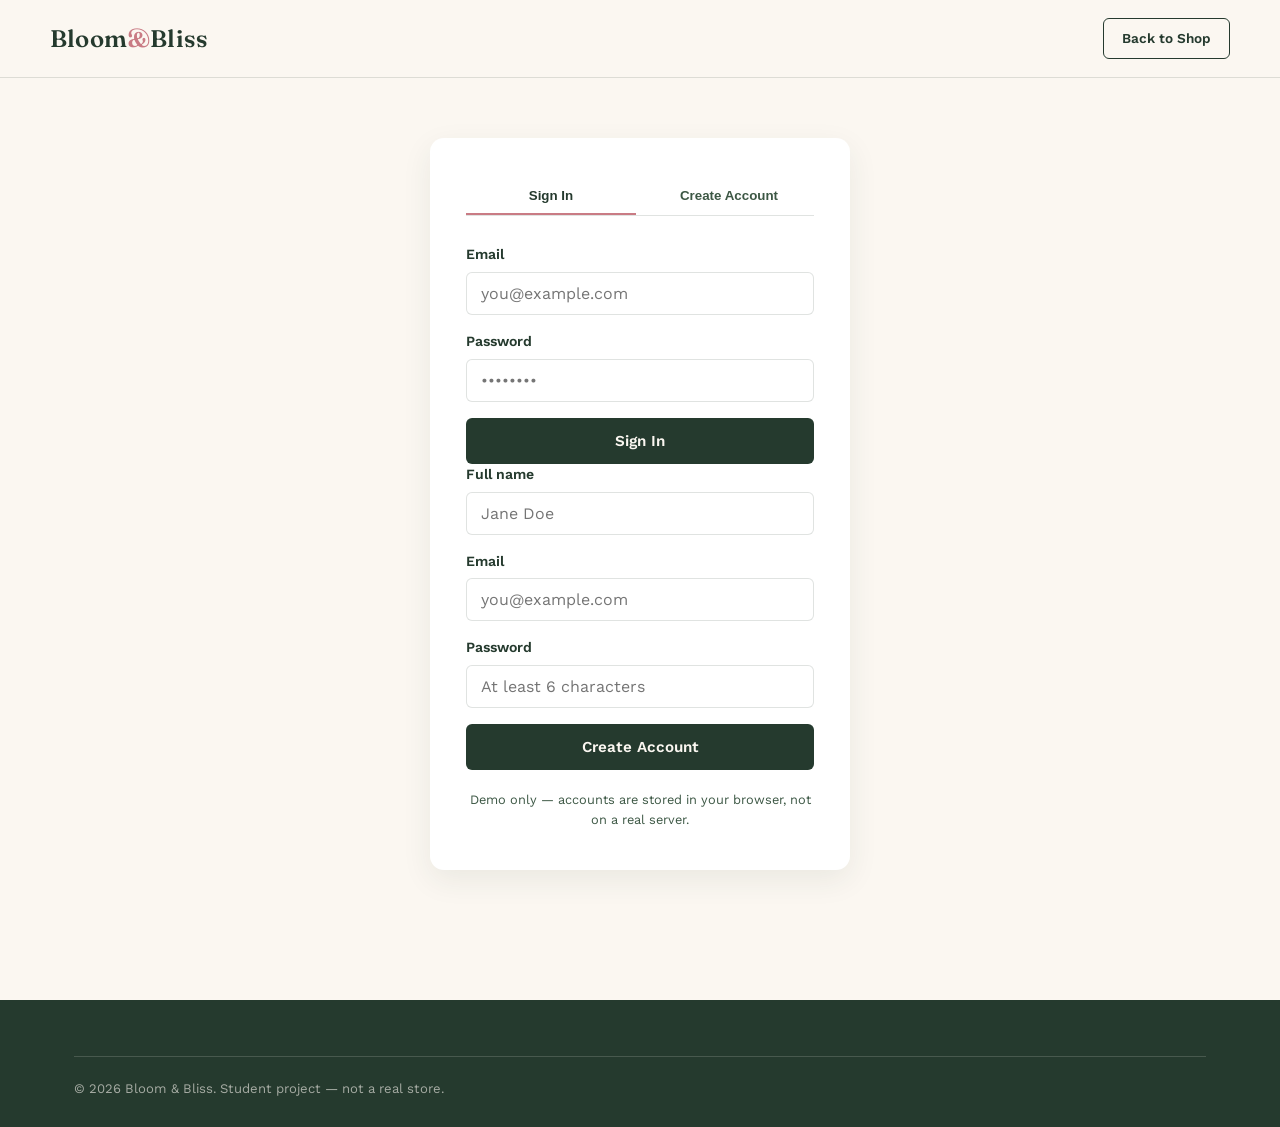
<file: checkout.html>
<!DOCTYPE html>
<html lang="en">
<head>
<meta charset="UTF-8">
<meta name="viewport" content="width=device-width, initial-scale=1.0">
<meta name="color-scheme" content="light">
<title>Checkout — Bloom & Bliss</title>
<link rel="preconnect" href="https://fonts.googleapis.com">
<link href="https://fonts.googleapis.com/css2?family=Fraunces:opsz,wght@9..144,500;9..144,600;9..144,700&family=Work+Sans:wght@400;500;600;700&display=swap" rel="stylesheet">
<link rel="stylesheet" href="css/styles.css">
</head>
<body>

<header class="site-header">
  <nav class="nav container">
    <a href="index.html" class="logo">Bloom<span>&amp;</span>Bliss</a>
    <div class="nav-actions">
      <span id="authSlot"></span>
      <a href="products.html" class="btn btn--outline btn--small">Back to Shop</a>
    </div>
  </nav>
</header>

<main>
  <section class="checkout-section container">

    <div id="checkoutView">
      <h1>Checkout</h1>
      <div class="checkout-grid">
        <form id="checkoutForm" class="checkout-form">
          <h2>Shipping details</h2>
          <label>Full name <input type="text" id="shipName" required></label>
          <label>Address <input type="text" id="shipAddress" required></label>
          <div class="form-row">
            <label>City <input type="text" id="shipCity" required></label>
            <label>ZIP code <input type="text" id="shipZip" required></label>
          </div>
          <label>Phone <input type="tel" id="shipPhone" required></label>

          <h2>Payment</h2>
          <label>Name on card <input type="text" id="cardName" required></label>
          <label>Card number <input type="text" id="cardNumber" required maxlength="19" placeholder="1234 5678 9012 3456"></label>
          <div class="form-row">
            <label>Expiry <input type="text" id="cardExpiry" required maxlength="5" placeholder="MM/YY"></label>
            <label>CVV <input type="text" id="cardCvv" required maxlength="4" placeholder="123"></label>
          </div>
          <p class="auth-error" id="checkoutError" hidden></p>
          <button type="submit" class="btn btn--primary btn--block" id="placeOrderBtn">Place Order</button>
        </form>

        <aside class="order-summary">
          <h2>Order Summary</h2>
          <ul id="summaryItems"></ul>
          <div class="order-total"><span>Total</span><span id="summaryTotal">$0.00</span></div>
        </aside>
      </div>
    </div>

    <div id="confirmView" class="confirm-view" hidden>
      <h1>Thank you!</h1>
      <p>Your order <strong id="orderNumber"></strong> has been placed.</p>
      <p class="auth-note" style="margin-top:-8px;">(This is a demo — no real payment was processed.)</p>
      <a href="products.html" class="btn btn--primary">Continue Shopping</a>
    </div>

  </section>
</main>

<footer class="site-footer">
  <div class="container">
    <div class="footer-bottom">
      <span>&copy; 2026 Bloom &amp; Bliss. Student project — not a real store.</span>
    </div>
  </div>
</footer>

<script src="js/config.js"></script>
<script src="js/products.js"></script>
<script src="js/cart.js"></script>
<script src="js/auth.js"></script>
<script src="js/main.js"></script>
<script>
 document.addEventListener("DOMContentLoaded", async () => {
  if (!getCurrentUser()) {
    window.location.href = "login.html?redirect=checkout.html";
    return;
  }
  const summaryItems = document.getElementById("summaryItems");
  const summaryTotal = document.getElementById("summaryTotal");
  const cart = await readCart();

  if (cart.length === 0) {
    summaryItems.innerHTML = `<li>Your cart is empty. <a href="products.html">Go pick a bouquet</a>.</li>`;
    document.getElementById("placeOrderBtn").disabled = true;
  } else {
    summaryItems.innerHTML = cart.map((item) => {
      const p = getProductById(item.id);
      return `<li><span>${p.name} × ${item.qty}</span><span>${formatPrice(p.price * item.qty)}</span></li>`;
    }).join("");
  }
  summaryTotal.textContent = formatPrice(await cartTotalPrice());

  document.getElementById("checkoutForm").addEventListener("submit", async (e) => {
    e.preventDefault();
    const shipping = {
      name: document.getElementById("shipName").value,
      address: document.getElementById("shipAddress").value,
      city: document.getElementById("shipCity").value,
      zip: document.getElementById("shipZip").value,
      phone: document.getElementById("shipPhone").value,
    };
    try {
      const data = await apiRequest("/orders", { method: "POST", body: JSON.stringify({ shipping }) });
      document.getElementById("orderNumber").textContent = "BB-" + data.order.id;
      document.getElementById("checkoutView").hidden = true;
      document.getElementById("confirmView").hidden = false;
      await updateCartCount();
    } catch (err) {
      document.getElementById("checkoutError").textContent = err.message;
      document.getElementById("checkoutError").hidden = false;
    }
  });
});
</script>
</body>
</html>
</file>
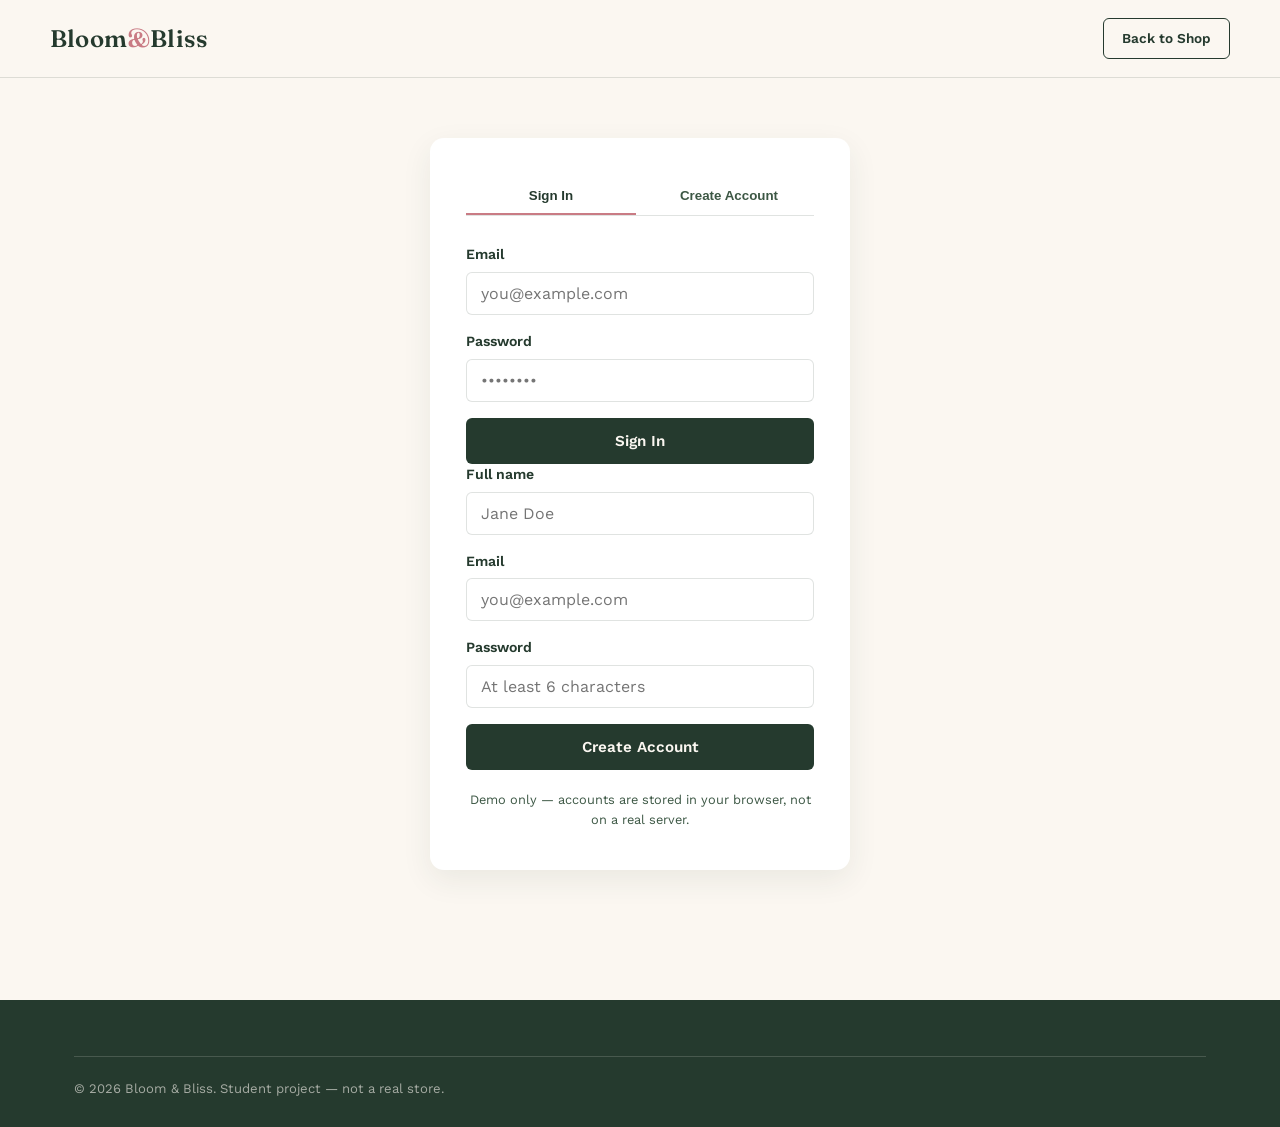
<file: login.html>
<!DOCTYPE html>
<html lang="en">
<head>
<meta charset="UTF-8">
<meta name="viewport" content="width=device-width, initial-scale=1.0">
<meta name="color-scheme" content="light">
<title>Sign In — Bloom & Bliss</title>
<link rel="preconnect" href="https://fonts.googleapis.com">
<link href="https://fonts.googleapis.com/css2?family=Fraunces:opsz,wght@9..144,500;9..144,600;9..144,700&family=Work+Sans:wght@400;500;600;700&display=swap" rel="stylesheet">
<link rel="stylesheet" href="css/styles.css">
</head>
<body>

<header class="site-header">
  <nav class="nav container">
    <a href="index.html" class="logo">Bloom<span>&amp;</span>Bliss</a>
    <div class="nav-actions">
      <a href="products.html" class="btn btn--outline btn--small">Back to Shop</a>
    </div>
  </nav>
</header>

<main>
  <section class="auth-section container">
    <div class="auth-card">
      <div class="auth-tabs">
        <button type="button" class="auth-tab is-active" id="tabSignIn">Sign In</button>
        <button type="button" class="auth-tab" id="tabSignUp">Create Account</button>
      </div>

      <!-- Sign In form -->
      <form id="signInForm" class="auth-form">
        <label>Email
          <input type="email" id="signInEmail" required placeholder="you@example.com">
        </label>
        <label>Password
          <input type="password" id="signInPassword" required minlength="6" placeholder="••••••••">
        </label>
        <p class="auth-error" id="signInError" hidden></p>
        <button type="submit" class="btn btn--primary btn--block">Sign In</button>
      </form>

      <!-- Sign Up form -->
      <form id="signUpForm" class="auth-form" hidden>
        <label>Full name
          <input type="text" id="signUpName" required placeholder="Jane Doe">
        </label>
        <label>Email
          <input type="email" id="signUpEmail" required placeholder="you@example.com">
        </label>
        <label>Password
          <input type="password" id="signUpPassword" required minlength="6" placeholder="At least 6 characters">
        </label>
        <p class="auth-error" id="signUpError" hidden></p>
        <button type="submit" class="btn btn--primary btn--block">Create Account</button>
      </form>

      <p class="auth-note">Demo only — accounts are stored in your browser, not on a real server.</p>
    </div>
  </section>
</main>

<footer class="site-footer">
  <div class="container">
    <div class="footer-bottom">
      <span>&copy; 2026 Bloom &amp; Bliss. Student project — not a real store.</span>
    </div>
  </div>
</footer>

<script src="js/config.js"></script>
<script src="js/products.js"></script>
<script src="js/cart.js"></script>
<script src="js/auth.js"></script>
<script src="js/main.js"></script>
</body>
</html>
</file>
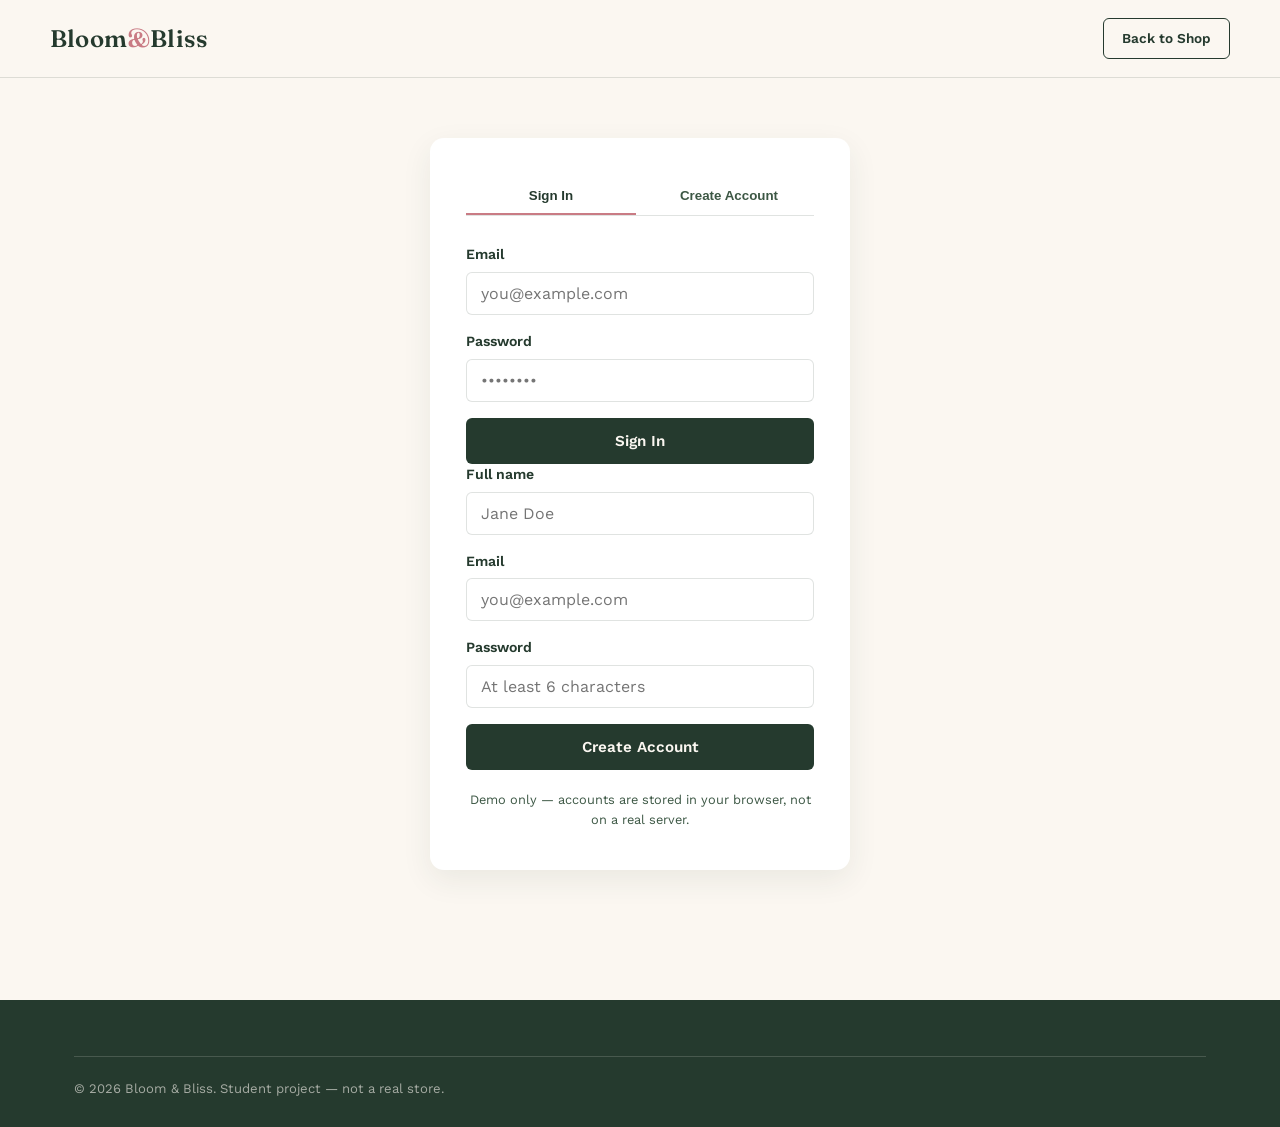
<file: orders.html>
<!DOCTYPE html>
<html lang="en">
<head>
<meta charset="UTF-8">
<meta name="viewport" content="width=device-width, initial-scale=1.0">
<meta name="color-scheme" content="light">
<title>My Orders — Bloom & Bliss</title>
<link rel="preconnect" href="https://fonts.googleapis.com">
<link href="https://fonts.googleapis.com/css2?family=Fraunces:opsz,wght@9..144,500;9..144,600;9..144,700&family=Work+Sans:wght@400;500;600;700&display=swap" rel="stylesheet">
<link rel="stylesheet" href="css/styles.css">
</head>
<body>

<header class="site-header">
  <nav class="nav container">
    <a href="index.html" class="logo">Bloom<span>&amp;</span>Bliss</a>
    <button class="nav-toggle" id="navToggle" aria-label="Toggle menu" aria-expanded="false">
      <span></span><span></span><span></span>
    </button>
    <ul class="nav-links" id="navLinks">
      <li><a href="index.html">Home</a></li>
      <li><a href="products.html">Shop Bouquets</a></li>
      <li><a href="orders.html" aria-current="page">My Orders</a></li>
      <li><a href="orders.html">My Orders</a></li>
    </ul>
    <div class="nav-actions">
      <span id="authSlot"></span>
      <button class="cart-toggle" id="cartToggle" aria-label="Open cart">
        <svg viewBox="0 0 24 24" fill="none" stroke="currentColor" stroke-width="1.8"><circle cx="9" cy="20" r="1.4" fill="currentColor" stroke="none"/><circle cx="18" cy="20" r="1.4" fill="currentColor" stroke="none"/><path d="M2.5 3h2l2.2 12.2a2 2 0 0 0 2 1.65h8.1a2 2 0 0 0 1.97-1.63L20.5 7.5H6.1"/></svg>
        <span class="cart-count" id="cartCountBadge" data-cart-count>0</span>
      </button>
    </div>
  </nav>
</header>

<main>
  <section class="page-intro container">
    <h1>My Orders</h1>
    <p>Every order you've placed with Bloom &amp; Bliss, most recent first.</p>
  </section>

  <section class="section" style="padding-top:0;">
    <div class="container">
      <div id="ordersList"></div>
    </div>
  </section>
</main>

<footer class="site-footer">
  <div class="container">
    <div class="footer-bottom">
      <span>&copy; 2026 Bloom &amp; Bliss. Student project — not a real store.</span>
    </div>
  </div>
</footer>

<div class="cart-overlay" id="cartOverlay"></div>
<aside class="cart-drawer" id="cartDrawer" aria-hidden="true" aria-label="Shopping cart">
  <div class="cart-drawer__header">
    <h2>Your Cart</h2>
    <button class="cart-drawer__close" id="cartClose" aria-label="Close cart">&times;</button>
  </div>
  <ul class="cart-drawer__items" id="cartItems"></ul>
  <p class="cart-empty" id="cartEmpty">Your cart is empty. Start with something beautiful.</p>
  <div class="cart-drawer__footer">
    <div class="cart-drawer__total"><span>Total</span><span id="cartTotal">$0.00</span></div>
    <a href="checkout.html" class="btn btn--primary btn--block" style="margin-bottom:10px;">Checkout</a>
    <a href="products.html" class="btn btn--outline btn--block">Continue Browsing</a>
  </div>
</aside>

<script src="js/config.js"></script>
<script src="js/products.js"></script>
<script src="js/cart.js"></script>
<script src="js/auth.js"></script>
<script src="js/main.js"></script>
<script>
  document.addEventListener("DOMContentLoaded", async () => {
    if (!getCurrentUser()) {
      window.location.href = "login.html?redirect=orders.html";
      return;
    }
    const listEl = document.getElementById("ordersList");
    try {
      const data = await apiRequest("/orders");
      const orders = data.orders || [];
      if (orders.length === 0) {
        listEl.innerHTML = `<p>You haven't placed any orders yet. <a href="products.html">Go pick a bouquet</a>.</p>`;
        return;
      }
      listEl.innerHTML = orders.map((order) => {
        const items = (order.items || []).map((item) => {
          const p = getProductById(item.productId);
          const name = p ? p.name : `Product #${item.productId}`;
          return `<li><span>${name} × ${item.quantity}</span><span>${formatPrice((p ? p.price : 0) * item.quantity)}</span></li>`;
        }).join("");
        const date = order.createdAt ? new Date(order.createdAt).toLocaleDateString() : "";
        return `
          <div class="order-summary" style="margin-bottom:24px;">
            <div style="display:flex; justify-content:space-between; align-items:baseline;">
              <h2 style="margin:0;">Order BB-${order.id}</h2>
              <span style="color:var(--forest-light); font-size:0.9rem;">${date}</span>
            </div>
            <ul style="margin-top:14px;">${items}</ul>
            <div class="order-total"><span>Total</span><span>${formatPrice(order.total || 0)}</span></div>
          </div>`;
      }).join("");
    } catch (err) {
      listEl.innerHTML = `<p>Could not load your orders: ${err.message}</p>`;
    }
  });
</script>
</body>
</html>
</file>
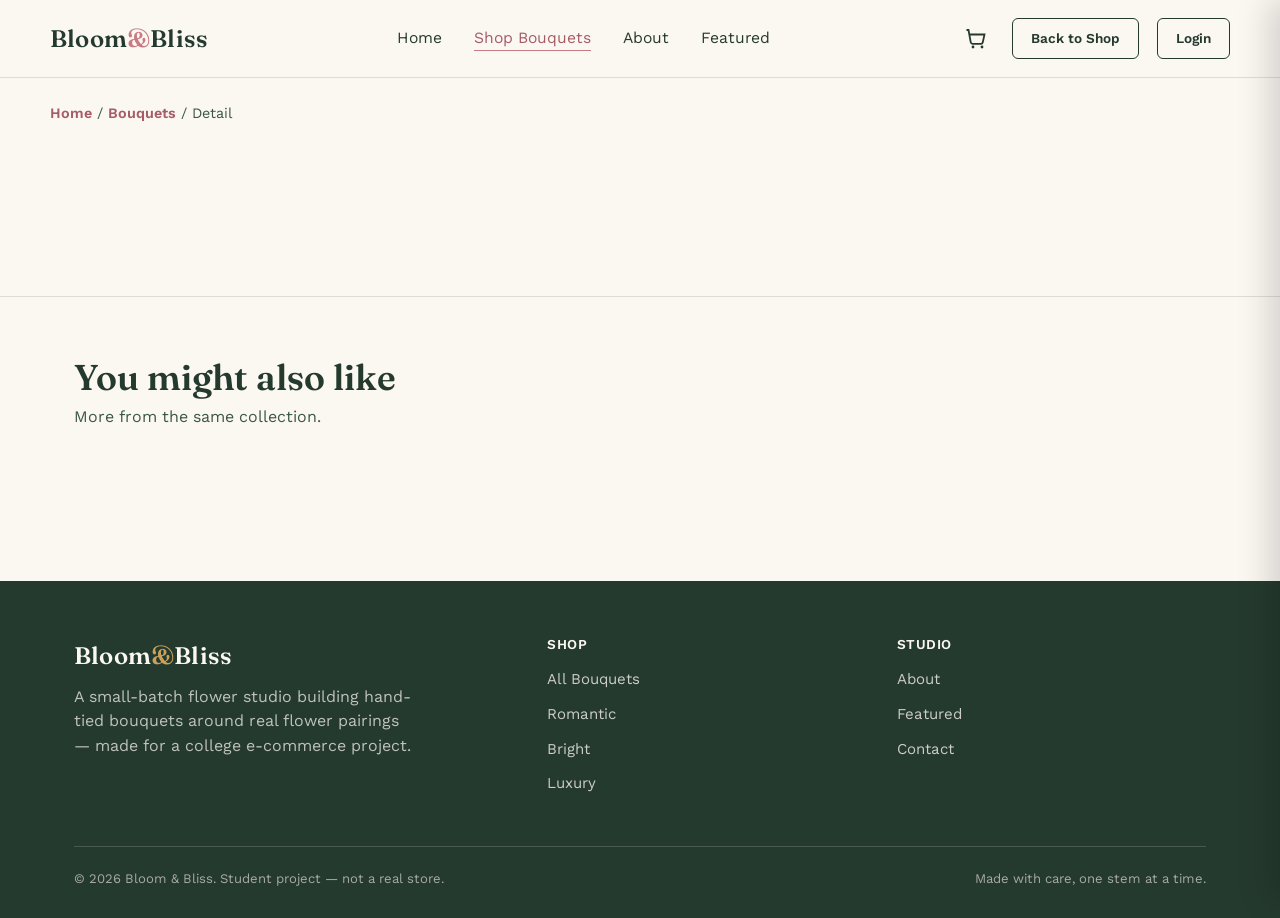
<file: product.html>
<!DOCTYPE html>
<html lang="en">
<head>
<meta charset="UTF-8">
<meta name="viewport" content="width=device-width, initial-scale=1.0">
<meta name="color-scheme" content="light">
<title>Bouquet Details — Bloom & Bliss</title>
<link rel="preconnect" href="https://fonts.googleapis.com">
<link href="https://fonts.googleapis.com/css2?family=Fraunces:opsz,wght@9..144,500;9..144,600;9..144,700&family=Work+Sans:wght@400;500;600;700&display=swap" rel="stylesheet">
<link rel="stylesheet" href="css/styles.css">
</head>
<body>

<header class="site-header">
  <nav class="nav container">
    <a href="index.html" class="logo">Bloom<span>&amp;</span>Bliss</a>
    <button class="nav-toggle" id="navToggle" aria-label="Toggle menu" aria-expanded="false">
      <span></span><span></span><span></span>
    </button>
    <ul class="nav-links" id="navLinks">
      <li><a href="index.html">Home</a></li>
      <li><a href="products.html" aria-current="page">Shop Bouquets</a></li>
      <li><a href="index.html#about">About</a></li>
      <li><a href="index.html#featured">Featured</a></li>
    </ul>
    <div class="nav-actions">
      <button class="cart-toggle" id="cartToggle" aria-label="Open cart">
        <svg viewBox="0 0 24 24" fill="none" stroke="currentColor" stroke-width="1.8"><circle cx="9" cy="20" r="1.4" fill="currentColor" stroke="none"/><circle cx="18" cy="20" r="1.4" fill="currentColor" stroke="none"/><path d="M2.5 3h2l2.2 12.2a2 2 0 0 0 2 1.65h8.1a2 2 0 0 0 1.97-1.63L20.5 7.5H6.1"/></svg>
        <span class="cart-count" id="cartCountBadge" data-cart-count>0</span>
      </button>
      <a href="products.html" class="btn btn--outline btn--small">Back to Shop</a>
      <span id="authSlot"></span>
    </div>
  </nav>
</header>

<main>
  <nav class="breadcrumb container" aria-label="Breadcrumb">
    <a href="index.html">Home</a> / <a href="products.html">Bouquets</a> / <span id="crumbName">Detail</span>
  </nav>

  <section class="detail">
    <div class="container" id="productDetail"></div>
  </section>

  <section class="section related">
    <div class="container">
      <div class="section-head">
        <div>
          <h2>You might also like</h2>
          <p>More from the same collection.</p>
        </div>
      </div>
      <div class="bouquet-grid" id="relatedGrid"></div>
    </div>
  </section>
</main>

<footer class="site-footer">
  <div class="container">
    <div class="footer-grid">
      <div>
        <a href="index.html" class="logo">Bloom<span>&amp;</span>Bliss</a>
        <p class="footer-about">A small-batch flower studio building hand-tied bouquets around real flower pairings — made for a college e-commerce project.</p>
      </div>
      <div class="footer-col">
        <h4>Shop</h4>
        <ul>
          <li><a href="products.html">All Bouquets</a></li>
          <li><a href="products.html">Romantic</a></li>
          <li><a href="products.html">Bright</a></li>
          <li><a href="products.html">Luxury</a></li>
        </ul>
      </div>
      <div class="footer-col">
        <h4>Studio</h4>
        <ul>
          <li><a href="index.html#about">About</a></li>
          <li><a href="index.html#featured">Featured</a></li>
          <li><a href="products.html">Contact</a></li>
        </ul>
      </div>
    </div>
    <div class="footer-bottom">
      <span>&copy; 2026 Bloom &amp; Bliss. Student project — not a real store.</span>
      <span>Made with care, one stem at a time.</span>
    </div>
  </div>
</footer>

<div class="cart-overlay" id="cartOverlay"></div>
<aside class="cart-drawer" id="cartDrawer" aria-hidden="true" aria-label="Shopping cart">
  <div class="cart-drawer__header">
    <h2>Your Cart</h2>
    <button class="cart-drawer__close" id="cartClose" aria-label="Close cart">&times;</button>
  </div>
  <ul class="cart-drawer__items" id="cartItems"></ul>
  <p class="cart-empty" id="cartEmpty">Your cart is empty. Start with something beautiful.</p>
  <div class="cart-drawer__footer">
  <div class="cart-drawer__total"><span>Total</span><span id="cartTotal">$0.00</span></div>
  <a href="checkout.html" class="btn btn--primary btn--block" style="margin-bottom:10px;">Checkout</a>
  <a href="products.html" class="btn btn--outline btn--block">Continue Browsing</a>
</div>
</aside>

<script src="js/products.js"></script>
<script src="js/cart.js"></script>
<script src="js/main.js"></script>
<script>
  document.addEventListener("DOMContentLoaded", () => {
    const params = new URLSearchParams(window.location.search);
    const product = getProductById(params.get("id")) || PRODUCTS[0];
    document.getElementById("crumbName").textContent = product.name;
  });
</script>
<script src="js/auth.js"></script>
</body>
</html>
</file>
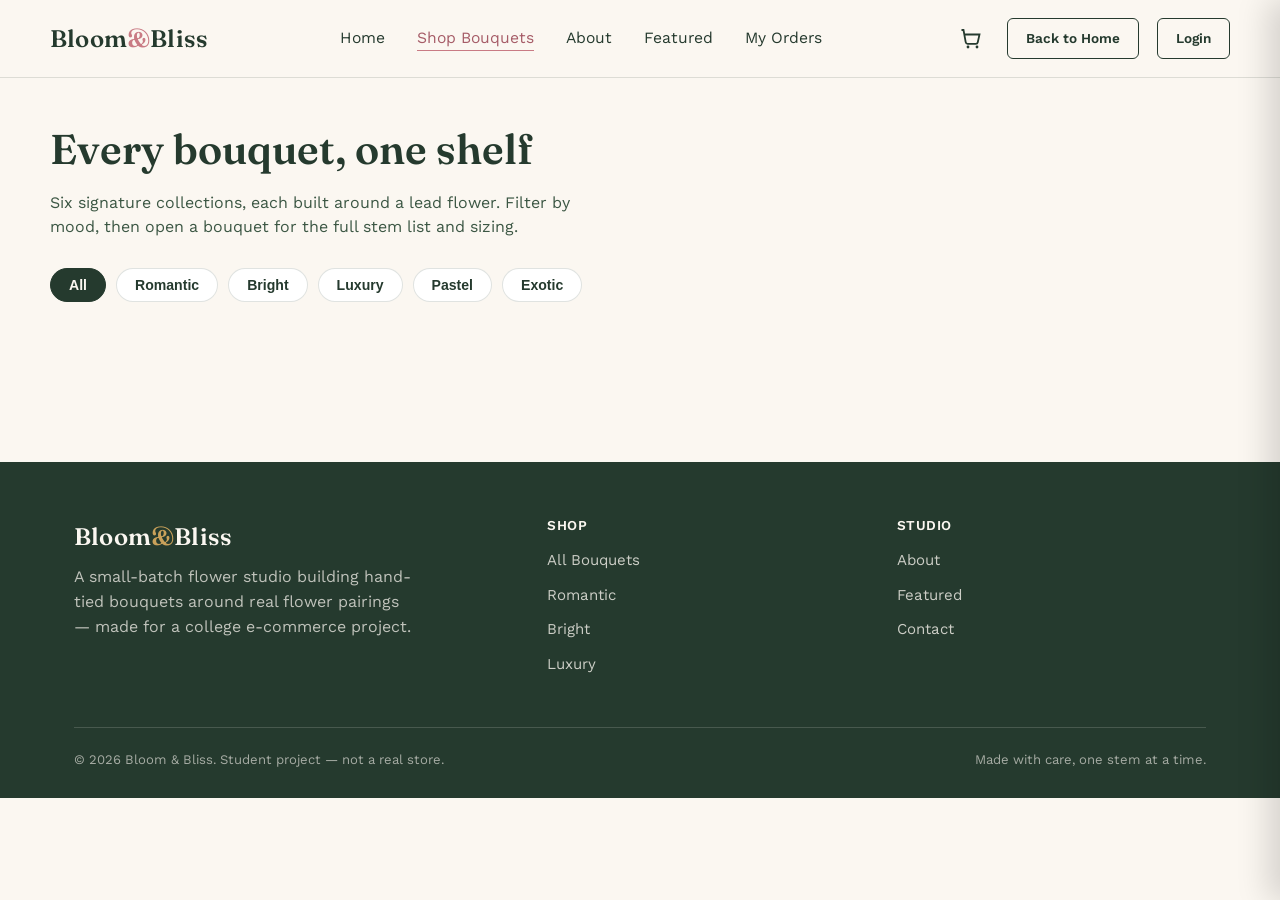
<file: products.html>
<!DOCTYPE html>
<html lang="en">
<head>
<meta charset="UTF-8">
<meta name="viewport" content="width=device-width, initial-scale=1.0">
<meta name="color-scheme" content="light">
<title>Shop Bouquets — Bloom & Bliss</title>
<link rel="preconnect" href="https://fonts.googleapis.com">
<link href="https://fonts.googleapis.com/css2?family=Fraunces:opsz,wght@9..144,500;9..144,600;9..144,700&family=Work+Sans:wght@400;500;600;700&display=swap" rel="stylesheet">
<link rel="stylesheet" href="css/styles.css">
</head>
<body>

<header class="site-header">
  <nav class="nav container">
    <a href="index.html" class="logo">Bloom<span>&amp;</span>Bliss</a>
    <button class="nav-toggle" id="navToggle" aria-label="Toggle menu" aria-expanded="false">
      <span></span><span></span><span></span>
    </button>
    <ul class="nav-links" id="navLinks">
      <li><a href="index.html">Home</a></li>
      <li><a href="products.html" aria-current="page">Shop Bouquets</a></li>
      <li><a href="index.html#about">About</a></li>
      <li><a href="index.html#featured">Featured</a></li>
      <li><a href="orders.html">My Orders</a></li>
    </ul>
    <div class="nav-actions">
      <button class="cart-toggle" id="cartToggle" aria-label="Open cart">
        <svg viewBox="0 0 24 24" fill="none" stroke="currentColor" stroke-width="1.8"><circle cx="9" cy="20" r="1.4" fill="currentColor" stroke="none"/><circle cx="18" cy="20" r="1.4" fill="currentColor" stroke="none"/><path d="M2.5 3h2l2.2 12.2a2 2 0 0 0 2 1.65h8.1a2 2 0 0 0 1.97-1.63L20.5 7.5H6.1"/></svg>
        <span class="cart-count" id="cartCountBadge" data-cart-count>0</span>
      </button>
      <a href="index.html" class="btn btn--outline btn--small">Back to Home</a>
      <span id="authSlot"></span>
    </div>
  </nav>
</header>

<main>
  <section class="page-intro container">
    <h1>Every bouquet, one shelf</h1>
    <p>Six signature collections, each built around a lead flower. Filter by mood, then open a bouquet for the full stem list and sizing.</p>
    <div class="filter-bar">
  <button class="filter-chip is-active" data-filter="All">All</button>
  <button class="filter-chip" data-filter="Romantic">Romantic</button>
  <button class="filter-chip" data-filter="Bright">Bright</button>
  <button class="filter-chip" data-filter="Luxury">Luxury</button>
  <button class="filter-chip" data-filter="Pastel">Pastel</button>
  <button class="filter-chip" data-filter="Exotic">Exotic</button>
</div>
  </section>

  <section class="section" style="padding-top:0;">
    <div class="container">
      <div class="bouquet-grid" id="productGrid"></div>
    </div>
  </section>
</main>

<footer class="site-footer">
  <div class="container">
    <div class="footer-grid">
      <div>
        <a href="index.html" class="logo">Bloom<span>&amp;</span>Bliss</a>
        <p class="footer-about">A small-batch flower studio building hand-tied bouquets around real flower pairings — made for a college e-commerce project.</p>
      </div>
      <div class="footer-col">
        <h4>Shop</h4>
        <ul>
          <li><a href="products.html">All Bouquets</a></li>
          <li><a href="products.html">Romantic</a></li>
          <li><a href="products.html">Bright</a></li>
          <li><a href="products.html">Luxury</a></li>
        </ul>
      </div>
      <div class="footer-col">
        <h4>Studio</h4>
        <ul>
          <li><a href="index.html#about">About</a></li>
          <li><a href="index.html#featured">Featured</a></li>
          <li><a href="products.html">Contact</a></li>
        </ul>
      </div>
    </div>
    <div class="footer-bottom">
      <span>&copy; 2026 Bloom &amp; Bliss. Student project — not a real store.</span>
      <span>Made with care, one stem at a time.</span>
    </div>
  </div>
</footer>

<div class="cart-overlay" id="cartOverlay"></div>
<aside class="cart-drawer" id="cartDrawer" aria-hidden="true" aria-label="Shopping cart">
  <div class="cart-drawer__header">
    <h2>Your Cart</h2>
    <button class="cart-drawer__close" id="cartClose" aria-label="Close cart">&times;</button>
  </div>
  <ul class="cart-drawer__items" id="cartItems"></ul>
  <p class="cart-empty" id="cartEmpty">Your cart is empty. Start with something beautiful.</p>
  <div class="cart-drawer__footer">
  <div class="cart-drawer__total"><span>Total</span><span id="cartTotal">$0.00</span></div>
  <a href="checkout.html" class="btn btn--primary btn--block" style="margin-bottom:10px;">Checkout</a>
  <a href="products.html" class="btn btn--outline btn--block">Continue Browsing</a>
</div>
</aside>

<script src="js/config.js"></script>
<script src="js/products.js"></script>
<script src="js/cart.js"></script>
<script src="js/main.js"></script>
<script src="js/auth.js"></script>
</body>
</html>
</file>
<file: css/styles.css>
:root {
  --cream: #FBF7F1;
  --cream-deep: #F3ECE1;
  --forest: #253A2E;
  --forest-light: #3C5744;
  --rose: #C97B84;
  --rose-deep: #A65C67;
  --gold: #C9A15A;
  --charcoal: #2B2620;
  --white: #FFFFFF;
  --line: rgba(37, 58, 46, 0.14);

  --font-display: "Fraunces", Georgia, serif;
  --font-body: "Work Sans", "Segoe UI", sans-serif;

  --radius-s: 6px;
  --radius-m: 14px;
  --shadow-card: 0 10px 30px rgba(37, 58, 46, 0.08);
  --max-width: 1180px;
}

* { box-sizing: border-box; }
html { scroll-behavior: smooth; }

body {
  margin: 0;
  font-family: var(--font-body);
  color: var(--charcoal);
  background: var(--cream);
  line-height: 1.55;
}

img, svg { max-width: 100%; display: block; }
a { color: inherit; text-decoration: none; }

h1, h2, h3, h4 {
  font-family: var(--font-display);
  color: var(--forest);
  margin: 0 0 0.4em;
  font-weight: 600;
  line-height: 1.15;
}

p { margin: 0 0 1em; }

.container {
  max-width: var(--max-width);
  margin: 0 auto;
  padding: 0 24px;
}

.visually-hidden {
  position: absolute;
  width: 1px; height: 1px;
  overflow: hidden;
  clip: rect(0 0 0 0);
  white-space: nowrap;
}

:focus-visible {
  outline: 3px solid var(--gold);
  outline-offset: 2px;
}

@media (prefers-reduced-motion: reduce) {
  *, *::before, *::after { animation-duration: 0.001ms !important; transition-duration: 0.001ms !important; }
}

/* ---------- Buttons ---------- */
.btn {
  display: inline-flex;
  align-items: center;
  justify-content: center;
  gap: 8px;
  padding: 13px 28px;
  border-radius: var(--radius-s);
  border: 1px solid transparent;
  font-family: var(--font-body);
  font-size: 0.95rem;
  font-weight: 600;
  cursor: pointer;
  transition: transform 0.15s ease, background 0.2s ease, border-color 0.2s ease;
}
.btn:hover { transform: translateY(-1px); }
.btn:active { transform: translateY(0); }

.btn--primary { background: var(--forest); color: var(--cream); }
.btn--primary:hover { background: var(--forest-light); }

.btn--outline { background: transparent; border-color: var(--forest); color: var(--forest); }
.btn--outline:hover { background: var(--forest); color: var(--cream); }

.btn--rose { background: var(--rose); color: var(--white); }
.btn--rose:hover { background: var(--rose-deep); }

.btn--block { width: 100%; }
.btn--small { padding: 9px 18px; font-size: 0.85rem; }

/* ---------- Header / Nav ---------- */
.site-header {
  position: sticky;
  top: 0;
  z-index: 40;
  background: rgba(251, 247, 241, 0.92);
  backdrop-filter: blur(6px);
  border-bottom: 1px solid var(--line);
}

.nav {
  display: flex;
  align-items: center;
  justify-content: space-between;
  padding: 18px 0;
}

.logo {
  font-family: var(--font-display);
  font-size: 1.5rem;
  font-weight: 600;
  color: var(--forest);
  letter-spacing: 0.2px;
}
.logo span { color: var(--rose); }

.nav-links {
  display: flex;
  gap: 32px;
  list-style: none;
  margin: 0;
  padding: 0;
}

.nav-links a {
  font-size: 0.98rem;
  color: var(--forest);
  position: relative;
  padding-bottom: 4px;
}
.nav-links a::after {
  content: "";
  position: absolute;
  left: 0; bottom: 0;
  width: 0; height: 1.5px;
  background: var(--rose);
  transition: width 0.2s ease;
}
.nav-links a:hover::after,
.nav-links a[aria-current="page"]::after { width: 100%; }
.nav-links a[aria-current="page"] { color: var(--rose-deep); }

.nav-actions { display: flex; align-items: center; gap: 18px; }

.cart-toggle {
  position: relative;
  background: none;
  border: none;
  cursor: pointer;
  color: var(--forest);
  padding: 6px;
}
.cart-toggle svg { width: 24px; height: 24px; }

.cart-count {
  position: absolute;
  top: -2px; right: -4px;
  background: var(--rose);
  color: var(--white);
  font-size: 0.65rem;
  font-weight: 700;
  min-width: 17px;
  height: 17px;
  border-radius: 50%;
  display: none;
  align-items: center;
  justify-content: center;
  padding: 0 3px;
}
.cart-count.is-visible { display: flex; }

@keyframes cartFlash {
  0% { transform: scale(1); }
  35% { transform: scale(1.22); }
  100% { transform: scale(1); }
}
.cart-toggle--flash { animation: cartFlash 0.35s ease; }

.nav-toggle {
  display: none;
  background: none;
  border: none;
  cursor: pointer;
  padding: 6px;
}
.nav-toggle span {
  display: block;
  width: 24px;
  height: 2px;
  background: var(--forest);
  margin: 5px 0;
  transition: transform 0.2s ease, opacity 0.2s ease;
}

/* ---------- Hero ---------- */
.hero { padding: 64px 0 88px; }
.hero .container {
  display: grid;
  grid-template-columns: 1.05fr 0.95fr;
  align-items: center;
  gap: 48px;
}
.hero-eyebrow { color: var(--rose-deep); font-weight: 600; font-size: 0.9rem; margin-bottom: 14px; }
.hero h1 { font-size: clamp(2.4rem, 4.2vw, 3.6rem); max-width: 11ch; }
.hero-sub { font-size: 1.08rem; max-width: 46ch; color: var(--charcoal); }
.hero-ctas { display: flex; gap: 16px; margin-top: 28px; flex-wrap: wrap; }
.hero-stats {
  display: flex;
  gap: 36px;
  margin-top: 44px;
  padding-top: 28px;
  border-top: 1px solid var(--line);
}
.hero-stats div strong {
  display: block;
  font-family: var(--font-display);
  font-size: 1.5rem;
  color: var(--forest);
}
.hero-stats div span { font-size: 0.85rem; color: var(--forest-light); }

.hero-art {
  position: relative;
  background: var(--cream-deep);
  border-radius: var(--radius-m);
  display: flex;
  align-items: center;
  justify-content: center;
  padding: 30px;
  min-height: 380px;
}
.hero-art::before {
  content: "";
  position: absolute;
  inset: 22px;
  border: 1px solid var(--line);
  border-radius: 10px;
}
.hero-art svg { position: relative; z-index: 1; }

/* ---------- Section shells ---------- */
.section { padding: 72px 0; }
.section--muted { background: var(--cream-deep); }
.section-head {
  display: flex;
  justify-content: space-between;
  align-items: flex-end;
  gap: 24px;
  margin-bottom: 40px;
  flex-wrap: wrap;
}
.section-head h2 { font-size: clamp(1.7rem, 2.8vw, 2.3rem); margin: 0; }
.section-head p { margin: 6px 0 0; max-width: 50ch; color: var(--forest-light); }

/* ---------- Bouquet grid & cards ---------- */
.bouquet-grid {
  display: grid;
  grid-template-columns: repeat(auto-fill, minmax(260px, 1fr));
  gap: 28px;
}

.bouquet-card {
  background: var(--white);
  border-radius: var(--radius-m);
  overflow: hidden;
  box-shadow: var(--shadow-card);
  display: flex;
  flex-direction: column;
  transition: transform 0.2s ease, box-shadow 0.2s ease;
}
.bouquet-card:hover {
  transform: translateY(-4px);
  box-shadow: 0 18px 34px rgba(37, 58, 46, 0.14);
}

.bouquet-card__media {
  height: 200px;
  overflow: hidden;
  padding: 0;
}
.bouquet-card__media img {
  width: 100%;
  height: 100%;
  object-fit: cover;
}
.detail-media {
  min-height: 380px;
  padding: 0;
  overflow: hidden;
}

.bouquet-card__body {
  padding: 20px 22px 24px;
  display: flex;
  flex-direction: column;
  flex: 1;
}

.bouquet-card__category {
  font-size: 0.72rem;
  font-weight: 700;
  letter-spacing: 0.03em;
  color: var(--rose-deep);
  margin-bottom: 6px;
}
.bouquet-card__name { font-size: 1.25rem; margin-bottom: 4px; }
.bouquet-card__tagline { color: var(--forest-light); font-size: 0.92rem; margin-bottom: 12px; }
.bouquet-card__price {
  font-family: var(--font-display);
  font-size: 1.15rem;
  color: var(--forest);
  margin-bottom: 16px;
}
.bouquet-card__actions { margin-top: auto; display: flex; gap: 10px; }
.bouquet-card__actions .btn { flex: 1; }

/* ---------- Why choose us ---------- */
.features { display: grid; grid-template-columns: repeat(3, 1fr); gap: 28px; }
.feature-card { padding: 28px; background: var(--white); border-radius: var(--radius-m); border: 1px solid var(--line); }
.feature-card .feature-icon { width: 42px; height: 42px; margin-bottom: 16px; color: var(--rose); }
.feature-card h3 { font-size: 1.1rem; margin-bottom: 8px; }
.feature-card p { color: var(--forest-light); margin: 0; font-size: 0.95rem; }

/* ---------- Products page ---------- */
.page-intro { padding: 48px 0 8px; }
.page-intro h1 { font-size: clamp(2rem, 3.4vw, 2.6rem); }
.page-intro p { max-width: 56ch; color: var(--forest-light); }

.filter-bar { display: flex; gap: 10px; flex-wrap: wrap; margin: 28px 0 40px; }
.filter-chip {
  padding: 8px 18px;
  border-radius: 999px;
  border: 1px solid var(--line);
  background: var(--white);
  font-size: 0.88rem;
  font-weight: 600;
  color: var(--forest);
  cursor: pointer;
  transition: background 0.15s ease, color 0.15s ease, border-color 0.15s ease;
}
.filter-chip:hover { border-color: var(--forest); }
.filter-chip.is-active { background: var(--forest); border-color: var(--forest); color: var(--cream); }

/* ---------- Breadcrumb ---------- */
.breadcrumb { padding: 24px 0 0; font-size: 0.9rem; color: var(--forest-light); }
.breadcrumb a { color: var(--rose-deep); font-weight: 600; }

/* ---------- Product detail ---------- */
.detail { padding: 32px 0 80px; }
.detail .container { display: grid; grid-template-columns: 0.9fr 1.1fr; gap: 56px; align-items: start; }
.detail-media {
  background: var(--cream-deep);
  border-radius: var(--radius-m);
  display: flex;
  align-items: center;
  justify-content: center;
  padding: 40px;
  position: sticky;
  top: 100px;
}

.detail-category { font-size: 0.78rem; font-weight: 700; color: var(--rose-deep); letter-spacing: 0.03em; margin-bottom: 10px; }
.detail-info h1 { font-size: clamp(2rem, 3.2vw, 2.6rem); margin-bottom: 6px; }
.detail-tagline { color: var(--forest-light); font-size: 1.05rem; margin-bottom: 18px; }
.detail-price { font-family: var(--font-display); font-size: 1.8rem; color: var(--forest); margin-bottom: 22px; }
.detail-description { max-width: 60ch; }

.detail-facts {
  list-style: none;
  margin: 24px 0;
  padding: 20px 0;
  border-top: 1px solid var(--line);
  border-bottom: 1px solid var(--line);
  display: grid;
  grid-template-columns: 1fr 1fr;
  gap: 14px 20px;
}
.detail-facts li { font-size: 0.92rem; }
.detail-facts strong {
  display: block;
  color: var(--forest);
  font-size: 0.78rem;
  text-transform: uppercase;
  letter-spacing: 0.03em;
  margin-bottom: 2px;
}

.flower-tags { display: flex; flex-wrap: wrap; gap: 8px; margin: 4px 0 28px; }
.flower-tag { background: var(--cream-deep); border-radius: 999px; padding: 6px 14px; font-size: 0.85rem; color: var(--forest); }

.qty-row { display: flex; align-items: center; gap: 22px; margin-bottom: 26px; }
.qty-label { font-weight: 600; font-size: 0.92rem; }
.qty-control { display: inline-flex; align-items: center; border: 1px solid var(--line); border-radius: var(--radius-s); overflow: hidden; }
.qty-control button { width: 40px; height: 40px; border: none; background: var(--white); font-size: 1.1rem; cursor: pointer; color: var(--forest); }
.qty-control button:hover { background: var(--cream-deep); }
.qty-control input {
  width: 44px;
  text-align: center;
  border: none;
  border-left: 1px solid var(--line);
  border-right: 1px solid var(--line);
  height: 40px;
  font-family: var(--font-body);
  font-size: 1rem;
  color: var(--charcoal);
}

.detail-actions { display: flex; gap: 14px; flex-wrap: wrap; margin-bottom: 8px; }
.add-confirm { margin-top: 12px; font-size: 0.88rem; color: var(--forest-light); opacity: 0; transition: opacity 0.2s ease; }
.add-confirm.is-visible { opacity: 1; }

.related { padding-top: 60px; border-top: 1px solid var(--line); margin-top: 60px; }

/* ---------- About / footer CTA ---------- */
.about .container { display: grid; grid-template-columns: 0.85fr 1.15fr; gap: 56px; align-items: center; }
.about-art {
  background: var(--forest);
  border-radius: var(--radius-m);
  min-height: 320px;
  display: flex;
  align-items: center;
  justify-content: center;
  padding: 30px;
}
.about h2 { font-size: clamp(1.8rem, 3vw, 2.4rem); }

/* ---------- Footer ---------- */
.site-footer { background: var(--forest); color: var(--cream); padding: 56px 0 28px; margin-top: 40px; }
.footer-grid { display: grid; grid-template-columns: 1.4fr 1fr 1fr; gap: 40px; margin-bottom: 40px; }
.footer-grid .logo { color: var(--cream); }
.footer-grid .logo span { color: var(--gold); }
.footer-about { color: rgba(251, 247, 241, 0.72); max-width: 34ch; margin-top: 10px; }
.footer-col h4 {
  color: var(--cream);
  font-family: var(--font-body);
  font-size: 0.85rem;
  text-transform: uppercase;
  letter-spacing: 0.04em;
  margin-bottom: 14px;
}
.footer-col ul { list-style: none; margin: 0; padding: 0; }
.footer-col li { margin-bottom: 10px; }
.footer-col a { color: rgba(251, 247, 241, 0.78); font-size: 0.94rem; }
.footer-col a:hover { color: var(--gold); }
.footer-bottom {
  border-top: 1px solid rgba(251, 247, 241, 0.16);
  padding-top: 22px;
  font-size: 0.82rem;
  color: rgba(251, 247, 241, 0.6);
  display: flex;
  justify-content: space-between;
  flex-wrap: wrap;
  gap: 10px;
}

/* ---------- Cart drawer ---------- */
.cart-overlay {
  position: fixed;
  inset: 0;
  background: rgba(37, 58, 46, 0.4);
  opacity: 0;
  pointer-events: none;
  transition: opacity 0.25s ease;
  z-index: 60;
}
.cart-overlay.is-open { opacity: 1; pointer-events: auto; }

.cart-drawer {
  position: fixed;
  top: 0; right: 0;
  height: 100%;
  width: min(400px, 92vw);
  background: var(--cream);
  z-index: 70;
  transform: translateX(100%);
  transition: transform 0.28s ease;
  display: flex;
  flex-direction: column;
  box-shadow: -12px 0 30px rgba(0,0,0,0.15);
}
.cart-drawer.is-open { transform: translateX(0); }

.cart-drawer__header {
  display: flex;
  align-items: center;
  justify-content: space-between;
  padding: 22px 24px;
  border-bottom: 1px solid var(--line);
}
.cart-drawer__header h2 { font-size: 1.3rem; margin: 0; }
.cart-drawer__close { background: none; border: none; cursor: pointer; font-size: 1.5rem; color: var(--forest); line-height: 1; padding: 4px 8px; }

.cart-drawer__items { list-style: none; margin: 0; padding: 8px 24px; overflow-y: auto; flex: 1; }

.cart-item { display: flex; align-items: center; gap: 14px; padding: 16px 0; border-bottom: 1px solid var(--line); }
.cart-item__thumb {
  background: var(--cream-deep);
  border-radius: var(--radius-s);
  flex-shrink: 0;
  display: flex;
  align-items: center;
  justify-content: center;
  padding: 4px;
}
.cart-item__info { flex: 1; min-width: 0; }
.cart-item__name { font-weight: 600; margin: 0 0 2px; font-size: 0.95rem; }
.cart-item__price { margin: 0 0 8px; font-size: 0.88rem; color: var(--forest-light); }
.cart-item__qty {
  display: inline-flex;
  align-items: center;
  gap: 10px;
  border: 1px solid var(--line);
  border-radius: var(--radius-s);
  padding: 3px 10px;
}
.cart-item__qty button { border: none; background: none; cursor: pointer; font-size: 1rem; color: var(--forest); padding: 2px 4px; }
.cart-item__remove { border: none; background: none; cursor: pointer; font-size: 1.3rem; color: var(--forest-light); align-self: flex-start; }
.cart-item__remove:hover { color: var(--rose-deep); }

.cart-empty { padding: 40px 0; text-align: center; color: var(--forest-light); }

.cart-drawer__footer { padding: 20px 24px 26px; border-top: 1px solid var(--line); }
.cart-drawer__total {
  display: flex;
  justify-content: space-between;
  font-family: var(--font-display);
  font-size: 1.2rem;
  color: var(--forest);
  margin-bottom: 16px;
}

/* ---------- Responsive ---------- */
@media (max-width: 900px) {
  .hero-art { overflow: hidden; padding: 0; }
.hero-art::before { z-index: 2; }
.about-art { overflow: hidden; padding: 0; }
  .hero .container { grid-template-columns: 1fr; }
  .hero-art { order: -1; min-height: 260px; }
  .about .container { grid-template-columns: 1fr; }
  .about-art { order: -1; min-height: 220px; }
  .detail .container { grid-template-columns: 1fr; }
  .detail-media { position: static; }
  .features { grid-template-columns: 1fr 1fr; }
  .footer-grid { grid-template-columns: 1fr 1fr; }
}

@media (max-width: 720px) {
  .nav-links {
    position: fixed;
    top: 68px; left: 0; right: 0;
    background: var(--cream);
    flex-direction: column;
    gap: 0;
    padding: 8px 24px 20px;
    border-bottom: 1px solid var(--line);
    transform: translateY(-130%);
    opacity: 0;
    transition: transform 0.2s ease, opacity 0.2s ease;
  }
  .nav-links.is-open { transform: translateY(0); opacity: 1; }
  .nav-links li { padding: 12px 0; border-bottom: 1px solid var(--line); }
  .nav-links li:last-child { border-bottom: none; }
  .nav-toggle { display: block; }
  .hero-stats { gap: 22px; }
  .features { grid-template-columns: 1fr; }
  .footer-grid { grid-template-columns: 1fr; gap: 28px; }
  .section-head { flex-direction: column; align-items: flex-start; }
}

@media (max-width: 480px) {
  .hero-ctas .btn { width: 100%; }
  .detail-facts { grid-template-columns: 1fr; }
  .qty-row { flex-wrap: wrap; }
}
.auth-section { padding: 60px 0 90px; display: flex; justify-content: center; }
.auth-card {
  background: var(--white);
  border-radius: var(--radius-m);
  box-shadow: var(--shadow-card);
  padding: 40px 36px;
  width: 100%;
  max-width: 420px;
}
.auth-tabs { display: flex; gap: 8px; margin-bottom: 28px; border-bottom: 1px solid var(--line); }
.auth-tab {
  flex: 1; background: none; border: none; cursor: pointer;
  padding: 10px 0; font-weight: 600; color: var(--forest-light);
  border-bottom: 2px solid transparent;
}
.auth-tab.is-active { color: var(--forest); border-bottom-color: var(--rose); }
.auth-form { display: flex; flex-direction: column; gap: 16px; }
.auth-form label { font-size: 0.88rem; font-weight: 600; color: var(--forest); display: flex; flex-direction: column; gap: 6px; }
.auth-form input {
  font-family: var(--font-body); font-size: 1rem; padding: 11px 14px;
  border: 1px solid var(--line); border-radius: var(--radius-s); color: var(--charcoal);
}
.auth-form input:focus { outline: none; border-color: var(--rose); }
.auth-error { color: var(--rose-deep); font-size: 0.85rem; margin: 0; }
.auth-note { text-align: center; font-size: 0.8rem; color: var(--forest-light); margin: 20px 0 0; }
.auth-greeting { font-size: 0.9rem; font-weight: 600; color: var(--forest); margin-right: 10px; }
.checkout-section { padding: 48px 0 90px; }
.checkout-grid { display: grid; grid-template-columns: 1.3fr 1fr; gap: 40px; margin-top: 24px; align-items: start; }
.checkout-form { background: var(--white); border-radius: var(--radius-m); box-shadow: var(--shadow-card); padding: 32px; display: flex; flex-direction: column; gap: 16px; }
.checkout-form h2 { font-size: 1.15rem; margin: 8px 0 0; }
.checkout-form label { font-size: 0.88rem; font-weight: 600; color: var(--forest); display: flex; flex-direction: column; gap: 6px; }
.checkout-form input {
  font-family: var(--font-body); font-size: 1rem; padding: 11px 14px;
  border: 1px solid var(--line); border-radius: var(--radius-s); color: var(--charcoal);
}
.checkout-form input:focus { outline: none; border-color: var(--rose); }
.form-row { display: grid; grid-template-columns: 1fr 1fr; gap: 14px; }
.order-summary { background: var(--cream-deep); border-radius: var(--radius-m); padding: 28px; }
.order-summary ul { list-style: none; margin: 0 0 16px; padding: 0; display: flex; flex-direction: column; gap: 10px; }
.order-summary li { display: flex; justify-content: space-between; font-size: 0.92rem; }
.order-total { display: flex; justify-content: space-between; font-family: var(--font-display); font-size: 1.2rem; color: var(--forest); border-top: 1px solid var(--line); padding-top: 14px; }
.confirm-view { text-align: center; padding: 80px 0; }
@media (max-width: 800px) { .checkout-grid { grid-template-columns: 1fr; } .form-row { grid-template-columns: 1fr; } }
</file>
